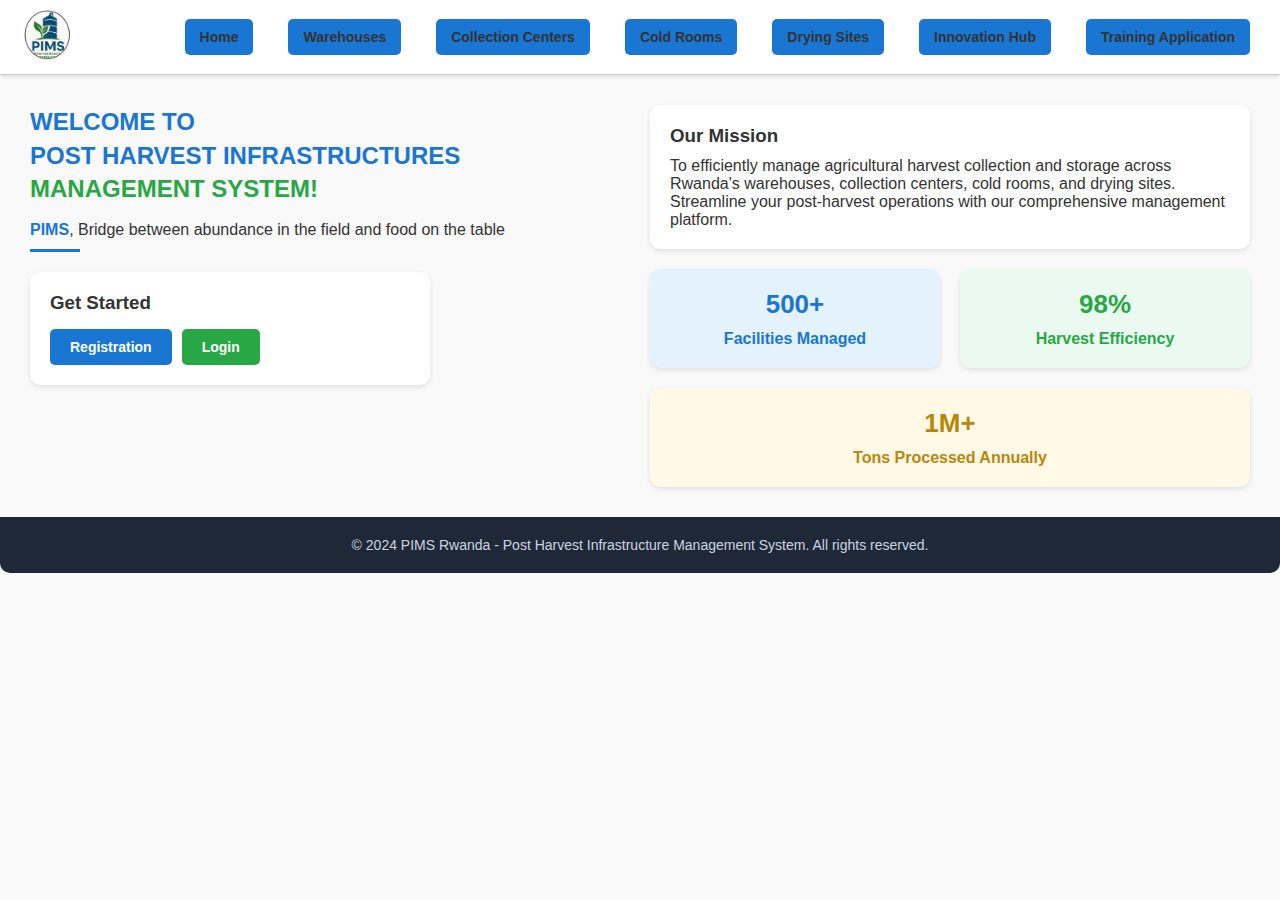
<file: index.html>
<!DOCTYPE html>
<html lang="en">
<head>
    <meta charset="UTF-8">
    <meta name="viewport" content="width=device-width, initial-scale=1.0">
    <title>PIMS Rwanda - Home</title>
    <link href="styles.css" rel="stylesheet">
</head>
<body>

<header>
    <div class="logo">
        <img src="logo.png" alt="PIMS Logo"> <!-- Replace with your actual logo -->
    </div>
    <nav>
        <a href="#">Home</a>
        <a href="#">Warehouses</a>
        <a href="#">Collection Centers</a>
        <a href="#">Cold Rooms</a>
        <a href="#">Drying Sites</a>
        <a href="#">Innovation Hub</a>
        <a href="#">Training Application</a>
    </nav>
</header>

<main>
    <div class="container">

        <div class="left-section">
            <h1>
                WELCOME TO <br>
                POST HARVEST INFRASTRUCTURES <br>
                <span class="green-text">MANAGEMENT SYSTEM!</span>
            </h1>
            <p><strong class="blue-text">PIMS</strong>, Bridge between abundance in the field and food on the table</p>
            <div class="underline"></div>

            <div class="get-started-card">
                <h3>Get Started</h3>
                <div class="buttons">
                    <button class="btn blue-btn" onclick="window.location.href='register.html'">Registration</button>
                    <button class="btn green-btn" onclick="window.location.href='login.html'">Login</button>
                </div>
            </div>
        </div>

        <div class="right-section">
            <div class="mission-card">
                <h3>Our Mission</h3>
                <p>To efficiently manage agricultural harvest collection and storage across Rwanda's warehouses, collection centers, cold rooms, and drying sites. Streamline your post-harvest operations with our comprehensive management platform.</p>
            </div>

            <div class="stats-row">
                <div class="stat-card light-blue">
                    <h2>500+</h2>
                    <p>Facilities Managed</p>
                </div>
                <div class="stat-card light-green">
                    <h2>98%</h2>
                    <p>Harvest Efficiency</p>
                </div>
            </div>

            <div class="stat-card light-yellow">
                <h2>1M+</h2>
                <p>Tons Processed Annually</p>
            </div>
        </div>

    </div>
</main>
<footer class="footer">
  <p>© 2024 PIMS Rwanda - Post Harvest Infrastructure Management System. All rights reserved.</p>
</footer>

</body>
</html>
</file>
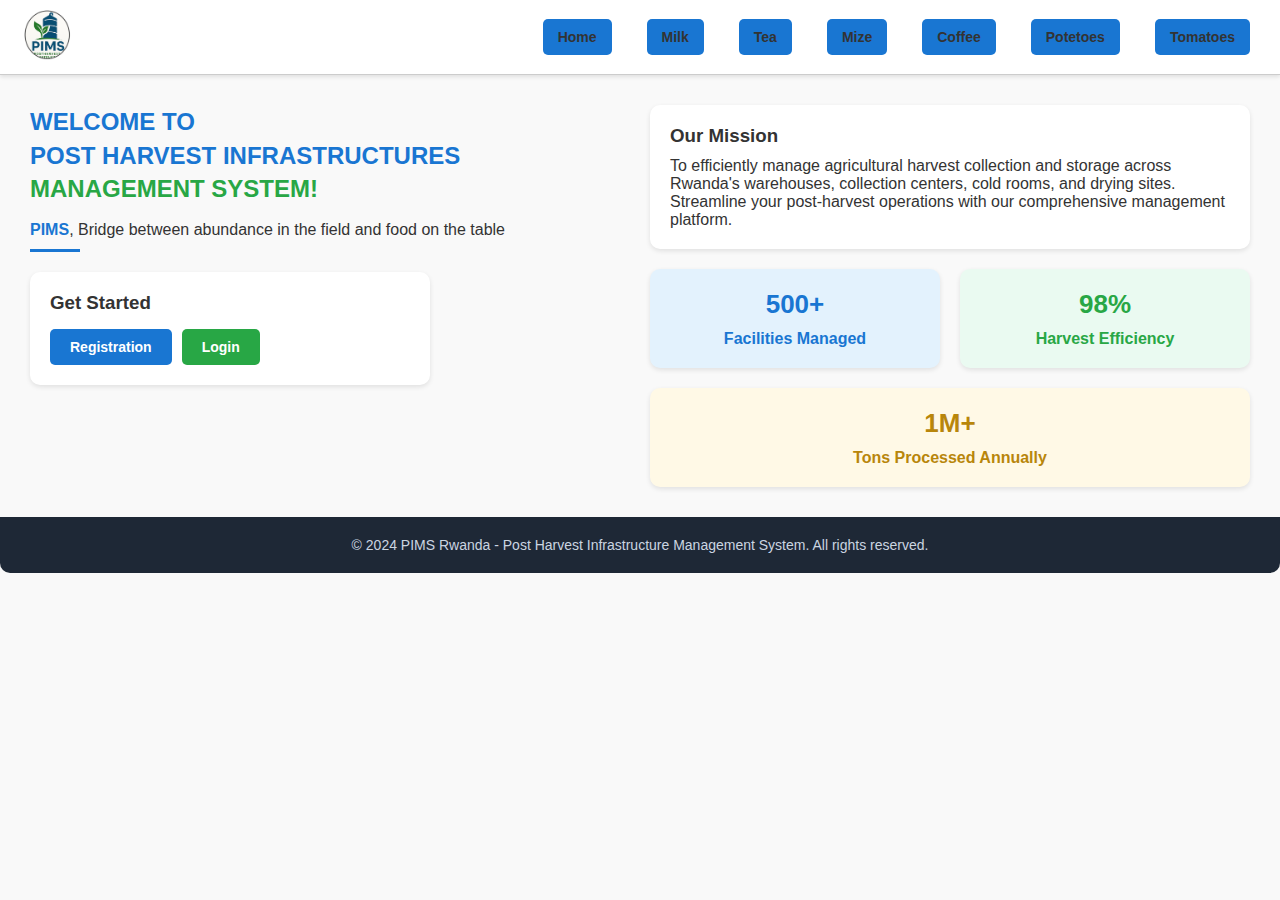
<file: collection.html>
<!DOCTYPE html>
<html lang="en">
<head>
    <meta charset="UTF-8">
    <meta name="viewport" content="width=device-width, initial-scale=1.0">
    <title>PIMS Rwanda - Home</title>
    <link href="styles.css" rel="stylesheet">
</head>
<body>

<header>
    <div class="logo">
        <img src="logo.png" alt="PIMS Logo">
    </div>
    <button class="menu-toggle" onclick="toggleMenu()">☰</button>
    <nav id="main-nav">
        <a href="#">Home</a>
        <a href="milk-collection-center.html">Milk</a>
        <a href="#">Tea</a>
        <a href="#">Mize</a>
        <a href="#">Coffee</a>
        <a href="#">Potetoes</a>
        <a href="#">Tomatoes</a>
    </nav>
</header>

<main>
    <div class="container">

        <div class="left-section">
            <h1>
                WELCOME TO <br>
                POST HARVEST INFRASTRUCTURES <br>
                <span class="green-text">MANAGEMENT SYSTEM!</span>
            </h1>
            <p><strong class="blue-text">PIMS</strong>, Bridge between abundance in the field and food on the table</p>
            <div class="underline"></div>

            <div class="get-started-card">
                <h3>Get Started</h3>
                <div class="buttons">
                    <button class="btn blue-btn" onclick="window.location.href='register.html'">Registration</button>
                    <button class="btn green-btn" onclick="window.location.href='login.html'">Login</button>
                </div>
            </div>
        </div>

        <div class="right-section">
            <div class="mission-card">
                <h3>Our Mission</h3>
                <p>To efficiently manage agricultural harvest collection and storage across Rwanda's warehouses, collection centers, cold rooms, and drying sites. Streamline your post-harvest operations with our comprehensive management platform.</p>
            </div>

            <div class="stats-row">
                <div class="stat-card light-blue">
                    <h2>500+</h2>
                    <p>Facilities Managed</p>
                </div>
                <div class="stat-card light-green">
                    <h2>98%</h2>
                    <p>Harvest Efficiency</p>
                </div>
            </div>

            <div class="stat-card light-yellow">
                <h2>1M+</h2>
                <p>Tons Processed Annually</p>
            </div>
        </div>

    </div>
</main>
<footer class="footer">
  <p>© 2024 PIMS Rwanda - Post Harvest Infrastructure Management System. All rights reserved.</p>
</footer>

<script>
function toggleMenu() {
    const nav = document.getElementById('main-nav');
    nav.classList.toggle('active');
}
</script>

</body>
</html>
</file>
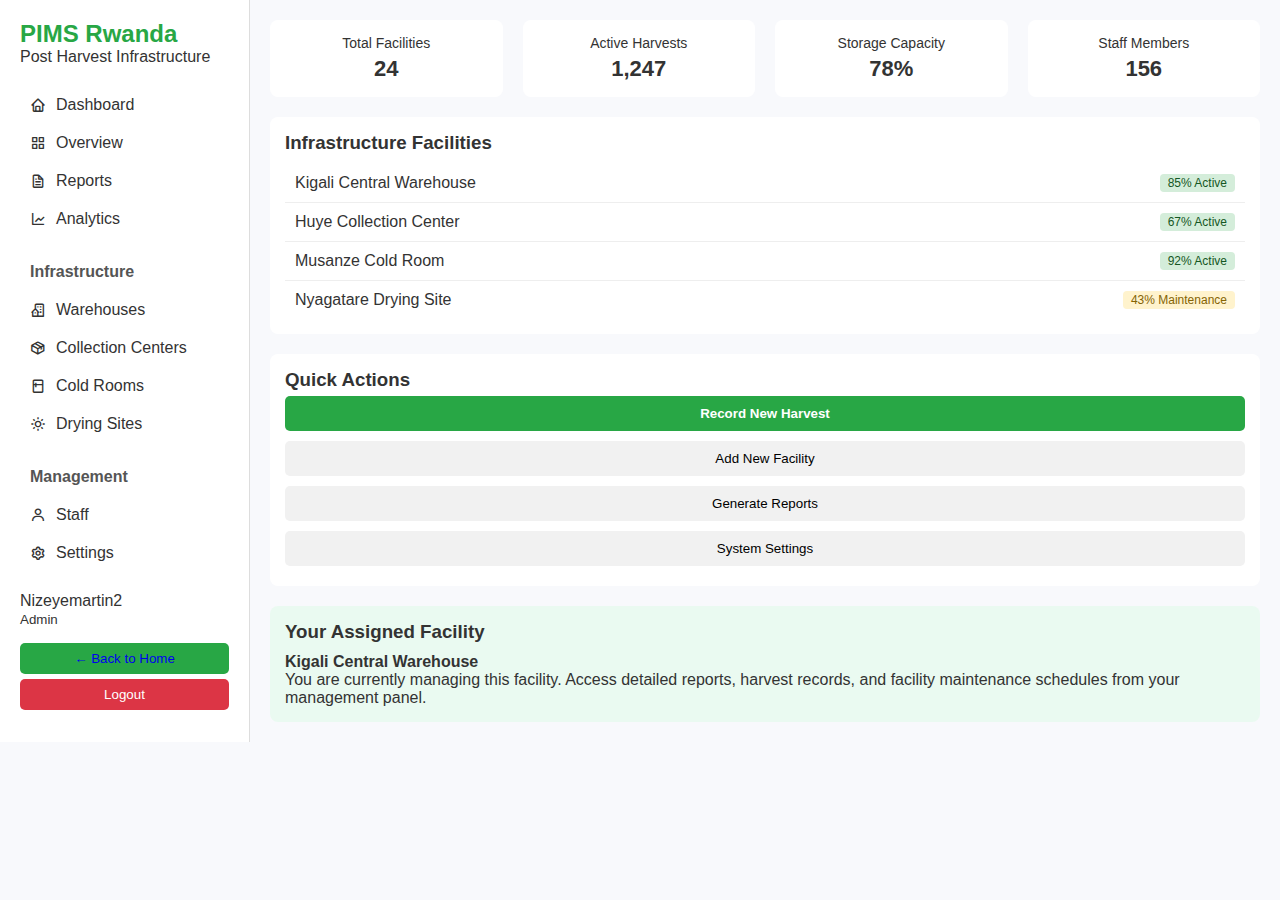
<file: dashboard2.html>
<!DOCTYPE html>
<html lang="en">
<head>
    <meta charset="UTF-8">
    <meta name="viewport" content="width=device-width, initial-scale=1.0">
    <title>PIMS Rwanda Dashboard</title>
    <link href="dashboard2.css" rel="stylesheet">
    <link href='https://unpkg.com/boxicons@2.1.4/css/boxicons.min.css' rel='stylesheet'>
</head>
<body>

    <div class="sidebar">
        <h2>PIMS Rwanda</h2>
        <p>Post Harvest Infrastructure</p>
        <ul>
            <li><i class='bx bx-home'></i> Dashboard</li>
            <li><i class='bx bx-grid-alt'></i> Overview</li>
            <li><i class='bx bx-file'></i> Reports</li>
            <li><i class='bx bx-line-chart'></i> Analytics</li>
            <li class="section-title">Infrastructure</li>
            <li><i class='bx bx-building-house'></i> Warehouses</li>
            <li><i class='bx bx-package'></i> Collection Centers</li>
            <li><i class='bx bx-fridge'></i> Cold Rooms</li>
            <li><i class='bx bx-sun'></i> Drying Sites</li>
            <li class="section-title">Management</li>
            <li><i class='bx bx-user'></i> Staff</li>
            <li><i class='bx bx-cog'></i> Settings</li>
        </ul>
        <div class="user-panel">
            <p>Nizeyemartin2<br><small>Admin</small></p>
            <button><a href="index.html" class="back-btn" style="text-decoration: none;">← Back to Home</a></button>

            <button class="logout">Logout</button>
        </div>
    </div>

    <div class="main-content">
        <div class="stats">
            <div>Total Facilities<br><span>24</span></div>
            <div>Active Harvests<br><span>1,247</span></div>
            <div>Storage Capacity<br><span>78%</span></div>
            <div>Staff Members<br><span>156</span></div>
        </div>

        <div class="facilities">
            <h3>Infrastructure Facilities</h3>
            <div class="facility-card">Kigali Central Warehouse <span class="active">85% Active</span></div>
            <div class="facility-card">Huye Collection Center <span class="active">67% Active</span></div>
            <div class="facility-card">Musanze Cold Room <span class="active">92% Active</span></div>
            <div class="facility-card">Nyagatare Drying Site <span class="maintenance">43% Maintenance</span></div>
        </div>

        <div class="quick-actions">
            <h3>Quick Actions</h3>
            <button class="main-action">Record New Harvest</button>
            <button>Add New Facility</button>
            <button>Generate Reports</button>
            <button>System Settings</button>
        </div>

        <div class="assigned-facility">
            <h3>Your Assigned Facility</h3>
            <p><strong>Kigali Central Warehouse</strong></p>
            <p>You are currently managing this facility. Access detailed reports, harvest records, and facility maintenance schedules from your management panel.</p>
        </div>
    </div>

</body>
</html>
</file>
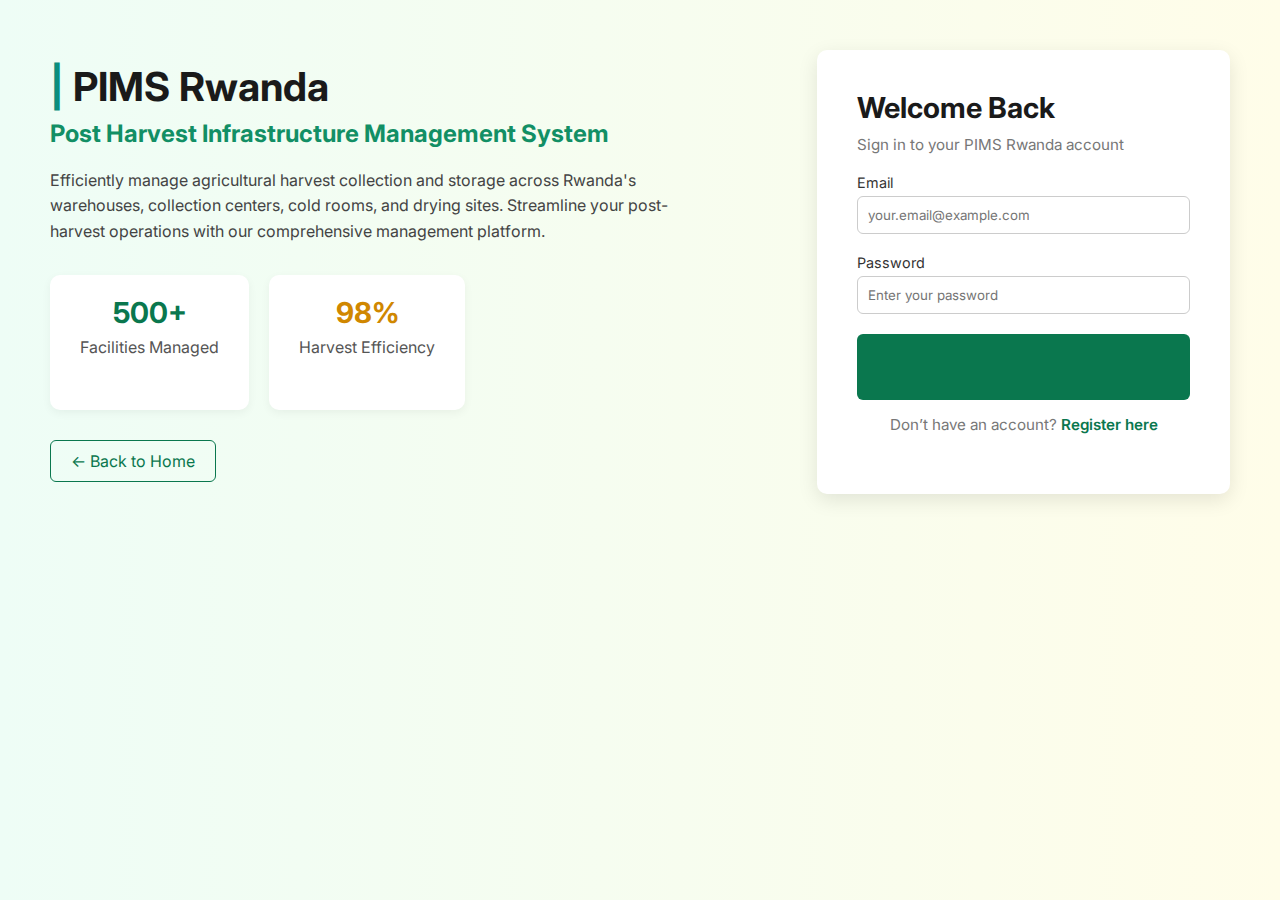
<file: login.html>
<!DOCTYPE html>
<html lang="en">
<head>
  <meta charset="UTF-8" />
  <meta name="viewport" content="width=device-width, initial-scale=1.0" />
  <title>Login - PIMS Rwanda</title>
  <link rel="stylesheet" href="login.css" />
  <link href="https://fonts.googleapis.com/css2?family=Inter:wght@400;600;700&display=swap" rel="stylesheet">
</head>
<body>
  <div class="container">
    <div class="info-section">
      <h1><span class="line">|</span> PIMS Rwanda</h1>
      <h2>Post Harvest Infrastructure Management System</h2>
      <p>
        Efficiently manage agricultural harvest collection and storage across Rwanda's
        warehouses, collection centers, cold rooms, and drying sites. Streamline your
        post-harvest operations with our comprehensive management platform.
      </p>

      <div class="stats">
        <div class="card">
          <h3>500+</h3>
          <p>Facilities Managed</p>
        </div>
        <div class="card">
          <h3 class="orange">98%</h3>
          <p>Harvest Efficiency</p>
        </div>
      </div>

      <a href="index.html" class="back-btn">← Back to Home</a>
    </div>

    <div class="login-box">
      <h2>Welcome Back</h2>
      <p>Sign in to your PIMS Rwanda account</p>
      <form>
        <label>Email</label>
        <input type="email" placeholder="your.email@example.com" required>

        <label>Password</label>
        <input type="password" placeholder="Enter your password" required>

        <button type="submit"><a href="dashboard2.html" class="back-btn">Sign In</a></button>
      </form>
      <p class="register-text">
        Don’t have an account? <a href="register.html">Register here</a>
      </p>
    </div>
  </div>
</body>
</html>
</file>
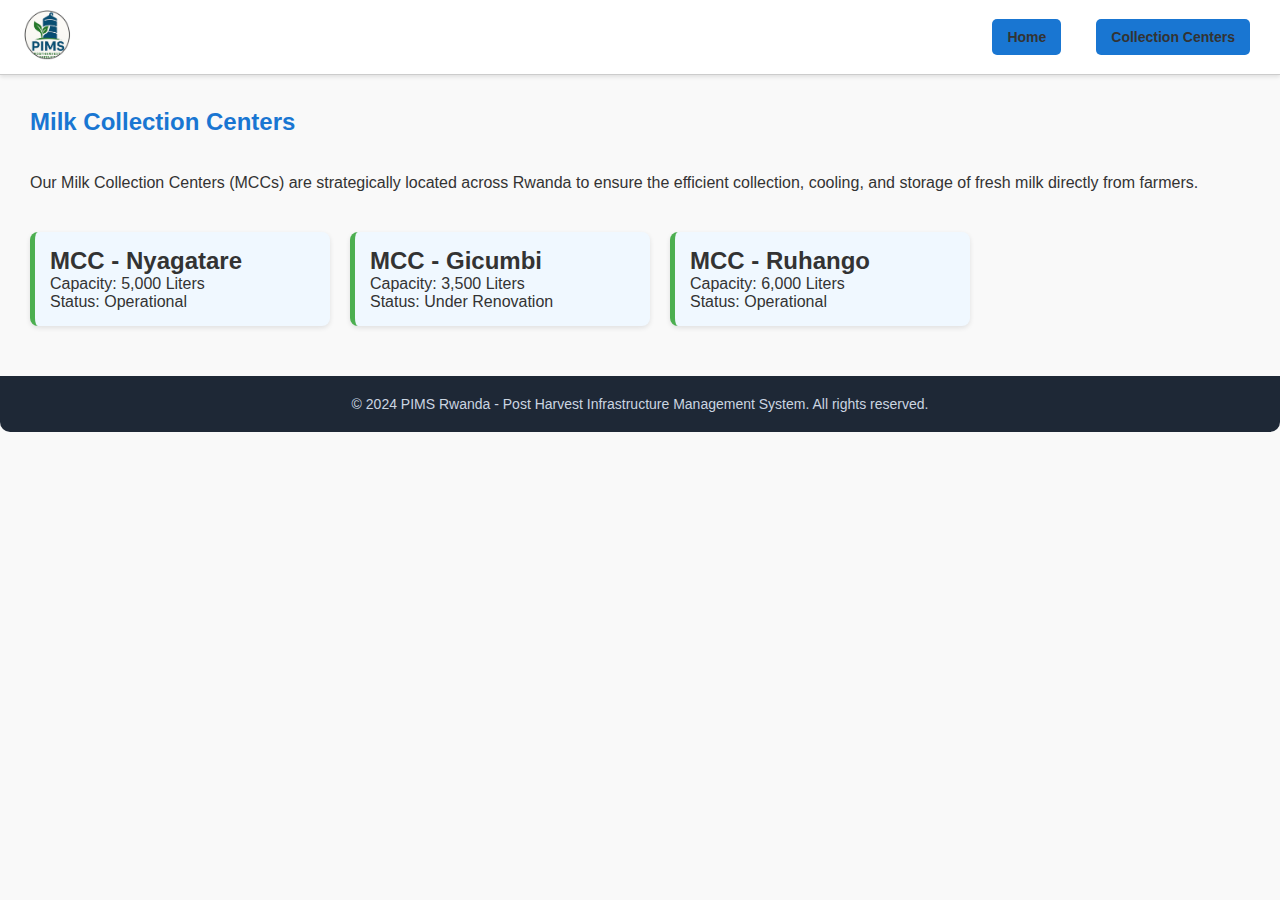
<file: milk-collection-center.html>
<!DOCTYPE html>
<html lang="en">
<head>
    <meta charset="UTF-8">
    <meta name="viewport" content="width=device-width, initial-scale=1.0">
    <title>Milk Collection Center | PIMS Rwanda</title>
    <link rel="stylesheet" href="styles.css">
</head>
<body>

<header>
    <div class="logo">
        <a href="index.html"><img src="logo.png" alt="PIMS Logo"></a>
    </div>
    <nav>
        <a href="index.html">Home</a>
        
        <a href="milk-collection-center.html">Collection Centers</a>
      
    </nav>
</header>

<main class="container">
    <h1>Milk Collection Centers</h1>
    <p>Our Milk Collection Centers (MCCs) are strategically located across Rwanda to ensure the efficient collection, cooling, and storage of fresh milk directly from farmers.</p>

    <section class="mcc-section">
        <div class="mcc-card">
            <h2>MCC - Nyagatare</h2>
            <p>Capacity: 5,000 Liters</p>
            <p>Status: Operational</p>
        </div>
        <div class="mcc-card">
            <h2>MCC - Gicumbi</h2>
            <p>Capacity: 3,500 Liters</p>
            <p>Status: Under Renovation</p>
        </div>
        <div class="mcc-card">
            <h2>MCC - Ruhango</h2>
            <p>Capacity: 6,000 Liters</p>
            <p>Status: Operational</p>
        </div>
    </section>
</main>

<footer class="footer">
    <p>© 2024 PIMS Rwanda - Post Harvest Infrastructure Management System. All rights reserved.</p>
</footer>

</body>
</html>
</file>
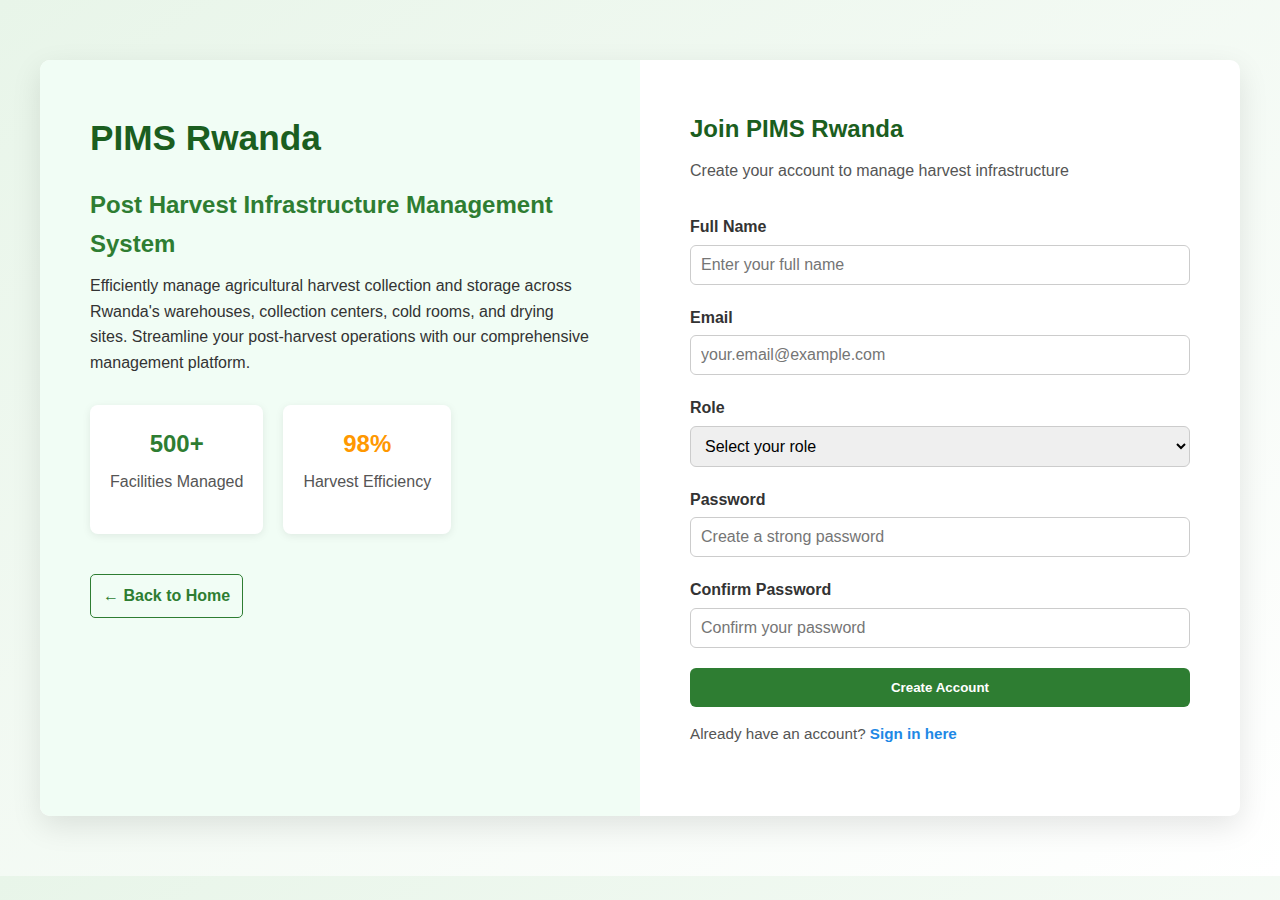
<file: register.html>
<!DOCTYPE html>
<html lang="en">
<head>
  <meta charset="UTF-8" />
  <meta name="viewport" content="width=device-width, initial-scale=1.0"/>
  <title>Register - PIMS Rwanda</title>
  <link rel="stylesheet" href="style.css" />
</head>
<body class="register-page">

  <div class="register-container">
    <div class="register-left">
      <h1>PIMS Rwanda</h1>
      <h2>Post Harvest Infrastructure Management System</h2>
      <p>
        Efficiently manage agricultural harvest collection and storage across Rwanda's
        warehouses, collection centers, cold rooms, and drying sites.
        Streamline your post-harvest operations with our comprehensive management platform.
      </p>
      <div class="stats">
        <div class="stat-box">
          <h3>500+</h3>
          <p>Facilities Managed</p>
        </div>
        <div class="stat-box">
          <h3 class="gold">98%</h3>
          <p>Harvest Efficiency</p>
        </div>
      </div>
      <a href="index.html" class="back-btn">← Back to Home</a>
    </div>

    <div class="register-right">
      <h2>Join PIMS Rwanda</h2>
      <p>Create your account to manage harvest infrastructure</p>
      <form>
        <label>Full Name</label>
        <input type="text" placeholder="Enter your full name" required />

        <label>Email</label>
        <input type="email" placeholder="your.email@example.com" required />

        <label>Role</label>
        <select required>
          <option value="">Select your role</option>
          <option>Farmer</option>
          <option>Facility Manager</option>
          <option>Cooperative</option>
          <option>Admin</option>
        </select>

        <label>Password</label>
        <input type="password" placeholder="Create a strong password" required />

        <label>Confirm Password</label>
        <input type="password" placeholder="Confirm your password" required />

        <button type="submit" class="btn-green">Create Account</button>
      </form>
      <p class="signin-link">Already have an account? <a href="login.html">Sign in here</a></p>
    </div>
  </div>

</body>
</html>
</file>
<file: styles.css>
* {
    box-sizing: border-box;
    margin: 0;
    padding: 0;
    font-family: Arial, sans-serif;
}

body {
    background: #f9f9f9;
    color: #333;
}

header {
    background: white;
    display: flex;
    align-items: center;
    justify-content: space-between;
    padding: 10px 30px;
    box-shadow: 0 2px 4px rgba(0,0,0,0.1);
}

.logo img {
    height: 170px;
}

nav a {
    margin: 0 10px;
    text-decoration: none;
    color: white;
    background: #1976d2;
    padding: 10px 15px;
    border-radius: 5px;
    font-size: 14px;
}

nav a:hover {
    background: #155a9c;
}

main {
    padding: 30px;
}

.container {
    display: flex;
    justify-content: space-between;
    flex-wrap: wrap;
    gap: 20px;
}

.left-section {
    flex: 1;
    min-width: 300px;
    max-width: 600px;
}

.right-section {
    flex: 1;
    min-width: 300px;
}

h1 {
    font-size: 24px;
    color: #1976d2;
    font-weight: bold;
    line-height: 1.4;
    margin-bottom: 15px;
}

.green-text {
    color: #28a745;
}

.blue-text {
    color: #1976d2;
}

.underline {
    width: 50px;
    height: 3px;
    background: #1976d2;
    margin: 10px 0 20px;
}

.get-started-card {
    background: white;
    padding: 20px;
    border-radius: 10px;
    box-shadow: 0 2px 5px rgba(0,0,0,0.1);
    max-width: 400px;
}

.get-started-card h3 {
    margin-bottom: 15px;
    font-weight: bold;
}

.buttons {
    display: flex;
    gap: 10px;
}

.btn {
    border: none;
    padding: 10px 20px;
    font-size: 14px;
    border-radius: 5px;
    cursor: pointer;
    font-weight: bold;
}

.blue-btn {
    background: #1976d2;
    color: white;
}

.green-btn {
    background: #28a745;
    color: white;
}

.mission-card {
    background: white;
    padding: 20px;
    margin-bottom: 20px;
    border-radius: 10px;
    box-shadow: 0 2px 5px rgba(0,0,0,0.1);
}

.mission-card h3 {
    margin-bottom: 10px;
}

.stats-row {
    display: flex;
    gap: 20px;
    margin-bottom: 20px;
}

.stat-card {
    flex: 1;
    min-width: 150px;
    text-align: center;
    padding: 20px;
    border-radius: 10px;
    font-weight: bold;
    box-shadow: 0 2px 5px rgba(0,0,0,0.1);
}

.stat-card h2 {
    font-size: 26px;
    margin-bottom: 10px;
}

.light-blue {
    background: #e3f2fd;
    color: #1976d2;
}

.light-green {
    background: #eafaf1;
    color: #28a745;
}

.light-yellow {
    background: #fff9e6;
    color: #b8860b;
    text-align: center;
    font-weight: bold;
}
.footer {
  background-color: #1e2836; /* Dark navy blue */
  color: #cbd5e1; /* Light gray text */
  text-align: center;
  padding: 20px 10px;
  font-size: 14px;
  border-bottom-left-radius: 10px;
  border-bottom-right-radius: 10px;
}

/* Header styling */
header {
    display: flex;
    align-items: center;
    justify-content: space-between;
    flex-wrap: wrap;
    padding: 10px 20px;
    background-color: #fff;
    border-bottom: 1px solid #ccc;
}

.logo img {
    height: 50px;
}

nav {
    display: flex;
    gap: 15px;
}

nav a {
    text-decoration: none;
    color: #333;
    font-weight: bold;
}

/* Menu toggle button (hidden by default) */
.menu-toggle {
    display: none;
    font-size: 28px;
    background: none;
    border: none;
    cursor: pointer;
}

/* Responsive styles */
@media (max-width: 768px) {
    .menu-toggle {
        display: block;
    }

    nav {
        display: none;
        flex-direction: column;
        width: 100%;
        background-color: #f9f9f9;
        margin-top: 10px;
        border-top: 1px solid #ddd;
    }

    nav.active {
        display: flex;
    }

    nav a {
        padding: 10px 20px;
        border-bottom: 1px solid #ddd;
    }
}
/* Milk */
.mcc-section {
    display: flex;
    flex-wrap: wrap;
    gap: 20px;
    padding: 20px 0;
}

.mcc-card {
    background-color: #f0f8ff;
    border-left: 5px solid #4caf50;
    padding: 15px;
    border-radius: 8px;
    width: 300px;
    box-shadow: 0 2px 5px rgba(0,0,0,0.1);
}
</file>
<file: dashboard2.css>
* {
    box-sizing: border-box;
    margin: 0;
    padding: 0;
    font-family: Arial, sans-serif;
}

body {
    display: flex;
    background: #f8f9fc;
    color: #333;
}

.sidebar {
    width: 250px;
    background: #fff;
    border-right: 1px solid #ddd;
    padding: 20px;
}

.sidebar h2 {
    color: #28a745;
}

.sidebar ul {
    list-style: none;
    margin-top: 20px;
}

.sidebar ul li {
    padding: 10px;
    cursor: pointer;
    display: flex;
    align-items: center;
    gap: 10px;
}

.sidebar .section-title {
    font-weight: bold;
    margin-top: 15px;
    color: #555;
}

.sidebar ul li:hover {
    background: #f0f0f0;
    border-radius: 5px;
}

.user-panel {
    margin-top: 20px;
}

.user-panel p {
    margin-bottom: 10px;
}

.user-panel button {
    width: 100%;
    padding: 8px;
    margin-top: 5px;
    border: none;
    background: #28a745;
    color: #fff;
    border-radius: 5px;
    cursor: pointer;
}

.user-panel .logout {
    background: #dc3545;
}

.main-content {
    flex: 1;
    padding: 20px;
}

.stats {
    display: flex;
    gap: 20px;
    margin-bottom: 20px;
}

.stats div {
    background: #fff;
    flex: 1;
    padding: 15px;
    border-radius: 8px;
    text-align: center;
    font-size: 14px;
}

.stats div span {
    font-size: 22px;
    display: block;
    margin-top: 5px;
    font-weight: bold;
}

.facilities {
    background: #fff;
    padding: 15px;
    border-radius: 8px;
    margin-bottom: 20px;
}

.facilities h3 {
    margin-bottom: 10px;
}

.facility-card {
    padding: 10px;
    border-bottom: 1px solid #eee;
    display: flex;
    justify-content: space-between;
}

.facility-card:last-child {
    border-bottom: none;
}

.active {
    background: #d4edda;
    color: #155724;
    padding: 2px 8px;
    border-radius: 4px;
    font-size: 12px;
}

.maintenance {
    background: #fff3cd;
    color: #856404;
    padding: 2px 8px;
    border-radius: 4px;
    font-size: 12px;
}

.quick-actions {
    background: #fff;
    padding: 15px;
    border-radius: 8px;
    margin-bottom: 20px;
}

.quick-actions button {
    width: 100%;
    padding: 10px;
    margin: 5px 0;
    border: none;
    background: #f1f1f1;
    border-radius: 5px;
    cursor: pointer;
}

.quick-actions .main-action {
    background: #28a745;
    color: #fff;
    font-weight: bold;
}

.assigned-facility {
    background: #eafaf1;
    padding: 15px;
    border-radius: 8px;
}

.assigned-facility h3 {
    margin-bottom: 10px;
}
</file>
<file: login.css>
* {
  margin: 0;
  padding: 0;
  box-sizing: border-box;
  font-family: 'Inter', sans-serif;
}

body {
  background: linear-gradient(to right, #eefdf6, #fffde9);
  padding: 50px;
}

.container {
  display: flex;
  justify-content: space-between;
  max-width: 1200px;
  margin: auto;
  align-items: center;
}

.info-section {
  width: 55%;
}

.info-section h1 {
  font-size: 2.5rem;
  margin-bottom: 0.5rem;
  color: #1a1a1a;
}

.line {
  color: #0b8e7e;
  font-weight: bold;
}

.info-section h2 {
  color: #128f65;
  margin-bottom: 20px;
  font-size: 1.5rem;
}

.info-section p {
  color: #444;
  font-size: 1rem;
  margin-bottom: 30px;
  line-height: 1.6;
}

.stats {
  display: flex;
  gap: 20px;
  margin-bottom: 30px;
}

.card {
  background: white;
  padding: 20px 30px;
  border-radius: 10px;
  box-shadow: 0 3px 10px rgba(0, 0, 0, 0.05);
  text-align: center;
}

.card h3 {
  color: #0a774e;
  font-size: 1.8rem;
  margin-bottom: 5px;
}

.card h3.orange {
  color: #d08700;
}

.card p {
  color: #555;
}

.back-btn {
  display: inline-block;
  padding: 10px 20px;
  border: 1px solid #0a774e;
  color: #0a774e;
  border-radius: 6px;
  text-decoration: none;
  transition: 0.3s;
}

.back-btn:hover {
  background-color: #0a774e;
  color: #fff;
}

.login-box {
  background: white;
  padding: 40px;
  width: 35%;
  border-radius: 10px;
  box-shadow: 0 6px 20px rgba(0, 0, 0, 0.1);
}

.login-box h2 {
  margin-bottom: 10px;
  font-size: 1.8rem;
  color: #1a1a1a;
}

.login-box p {
  font-size: 0.95rem;
  color: #777;
  margin-bottom: 20px;
}

.login-box label {
  display: block;
  font-size: 0.9rem;
  margin-bottom: 5px;
  color: #333;
}

.login-box input {
  width: 100%;
  padding: 10px;
  border: 1px solid #ccc;
  border-radius: 6px;
  margin-bottom: 20px;
  outline: none;
}

.login-box button {
  width: 100%;
  padding: 12px;
  background: #0a774e;
  color: white;
  font-weight: 600;
  border: none;
  border-radius: 6px;
  cursor: pointer;
  font-size: 1rem;
  transition: background 0.3s;
}

.login-box button:hover {
  background: #085c3a;
}

.register-text {
  text-align: center;
  margin-top: 15px;
  font-size: 0.9rem;
}

.register-text a {
  color: #0a774e;
  text-decoration: none;
  font-weight: 600;
}
</file>
<file: style.css>
* {
  margin: 0;
  padding: 0;
  box-sizing: border-box;
}

body {
  font-family: "Segoe UI", sans-serif;
  line-height: 1.6;
  color: #333;
  background-color: #f5f5f5;
}

.container {
  width: 90%;
  max-width: 1200px;
  margin: auto;
}

/* Header */
header {
  background-color: #2e7d32;
  color: #fff;
  padding: 20px 0;
}

header h1 {
  float: left;
  margin-left: 10px;
}

nav {
  float: right;
}

nav ul {
  list-style: none;
  display: flex;
  gap: 20px;
}

nav a {
  color: #fff;
  text-decoration: none;
  font-weight: bold;
}

header::after {
  content: "";
  display: block;
  clear: both;
}

/* Hero */
.hero {
  background: url('https://images.unsplash.com/photo-1602346200992-4e82a7463aa0') no-repeat center center/cover;
  color: white;
  padding: 100px 0;
  text-align: center;
}

.hero h2 {
  font-size: 2.5em;
  margin-bottom: 20px;
}

.hero p {
  font-size: 1.2em;
  margin-bottom: 30px;
}

.btn {
  display: inline-block;
  background-color: #2e7d32;
  color: white;
  padding: 10px 25px;
  border-radius: 5px;
  text-decoration: none;
  font-weight: bold;
}

/* Features */
.features {
  background-color: #fff;
  padding: 60px 0;
  text-align: center;
}

.features h2 {
  margin-bottom: 40px;
  color: #2e7d32;
}

.feature-grid {
  display: grid;
  grid-template-columns: repeat(auto-fit, minmax(250px, 1fr));
  gap: 30px;
}

.feature-item {
  background-color: #e8f5e9;
  padding: 20px;
  border-radius: 8px;
}

/* CTA Section */
.cta {
  background-color: #2e7d32;
  color: white;
  padding: 50px 0;
  text-align: center;
}

/* Footer */
footer {
  background-color: #1b5e20;
  color: white;
  text-align: center;
  padding: 15px 0;
}

/* Register Page */
.register-page {
  background: linear-gradient(to bottom right, #e8f5e9, #ffffff);
  font-family: 'Segoe UI', sans-serif;
}

.register-container {
  display: flex;
  justify-content: space-between;
  max-width: 1200px;
  margin: 60px auto;
  background-color: #fff;
  border-radius: 10px;
  overflow: hidden;
  box-shadow: 0 10px 30px rgba(0, 0, 0, 0.1);
}

.register-left {
  flex: 1;
  padding: 50px;
  background-color: #f1fdf5;
}

.register-left h1 {
  font-size: 2.2em;
  color: #1b5e20;
}

.register-left h2 {
  margin: 20px 0 10px;
  color: #2e7d32;
}

.register-left p {
  margin-bottom: 20px;
  line-height: 1.6;
}

.stats {
  display: flex;
  gap: 20px;
  margin: 30px 0;
}

.stat-box {
  background: #ffffff;
  padding: 20px;
  border-radius: 8px;
  box-shadow: 0 2px 8px rgba(0, 0, 0, 0.08);
  text-align: center;
}

.stat-box h3 {
  font-size: 1.5em;
  color: #2e7d32;
}

.stat-box h3.gold {
  color: #ff9800;
}

.stat-box p {
  margin-top: 5px;
  color: #555;
}

.back-btn {
  display: inline-block;
  margin-top: 10px;
  color: #2e7d32;
  border: 1px solid #2e7d32;
  padding: 8px 12px;
  border-radius: 5px;
  text-decoration: none;
  font-weight: bold;
}

.register-right {
  flex: 1;
  padding: 50px;
}

.register-right h2 {
  margin-bottom: 10px;
  color: #1b5e20;
}

.register-right p {
  margin-bottom: 20px;
  color: #555;
}

form {
  display: flex;
  flex-direction: column;
}

form label {
  margin: 10px 0 5px;
  font-weight: 600;
}

form input,
form select {
  padding: 10px;
  border: 1px solid #ccc;
  border-radius: 6px;
  margin-bottom: 10px;
  font-size: 1em;
}

form .btn-green {
  background-color: #2e7d32;
  color: #fff;
  font-weight: bold;
  padding: 12px;
  margin-top: 10px;
  border: none;
  border-radius: 6px;
  cursor: pointer;
  transition: 0.3s ease;
}

form .btn-green:hover {
  background-color: #1b5e20;
}

.signin-link {
  margin-top: 15px;
  font-size: 0.95em;
}

.signin-link a {
  color: #1e88e5;
  text-decoration: none;
  font-weight: bold;
}
</file>
